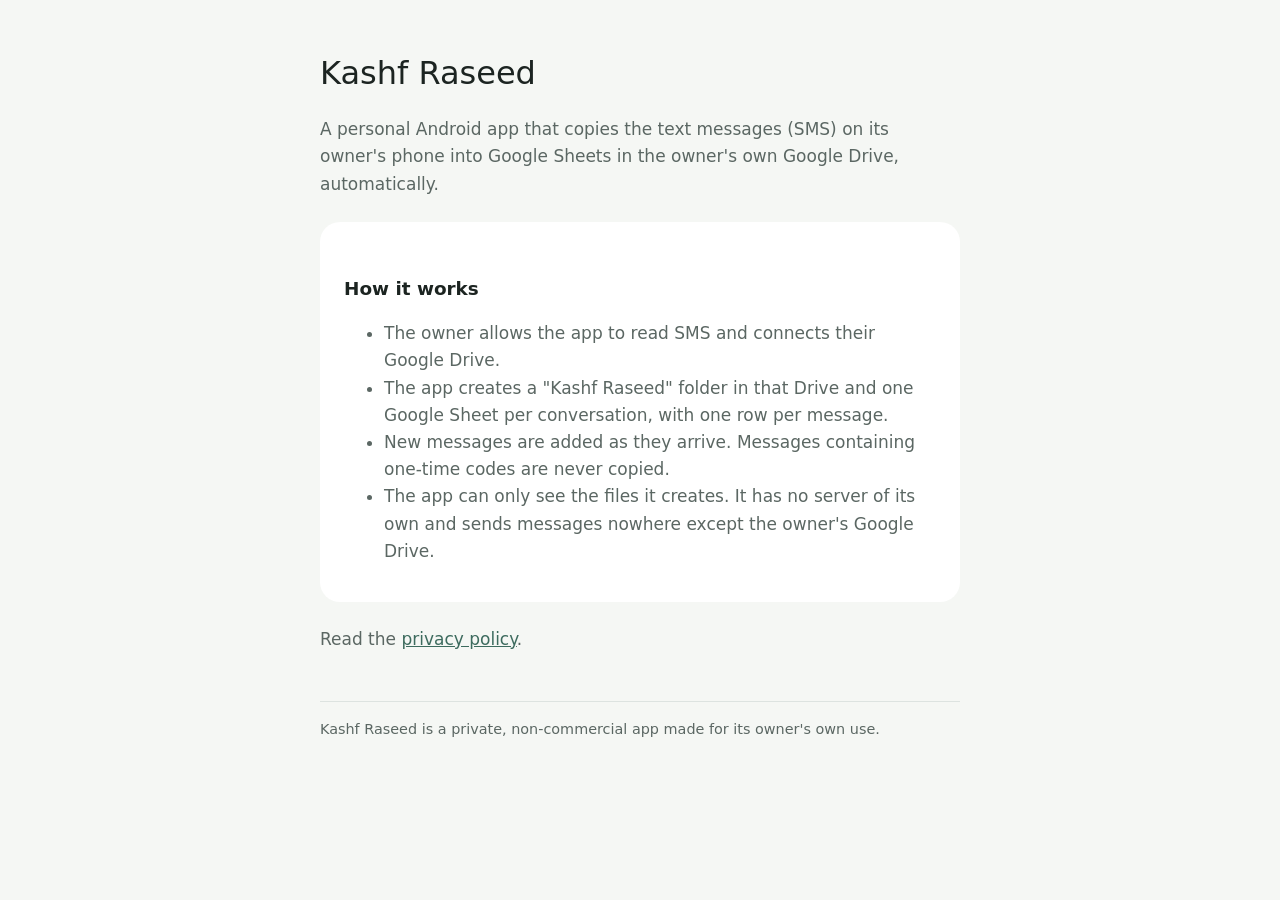
<file: index.html>
<!doctype html>
<html lang="en">
<head>
<meta charset="utf-8">
<meta name="viewport" content="width=device-width, initial-scale=1">
<title>Kashf Raseed</title>
<link rel="stylesheet" href="style.css">
</head>
<body>
<main>
<h1>Kashf Raseed</h1>
<p>A personal Android app that copies the text messages (SMS) on its owner's phone into Google Sheets in the owner's own Google Drive, automatically.</p>
<div class="card">
<h2>How it works</h2>
<ul>
<li>The owner allows the app to read SMS and connects their Google Drive.</li>
<li>The app creates a "Kashf Raseed" folder in that Drive and one Google Sheet per conversation, with one row per message.</li>
<li>New messages are added as they arrive. Messages containing one-time codes are never copied.</li>
<li>The app can only see the files it creates. It has no server of its own and sends messages nowhere except the owner's Google Drive.</li>
</ul>
</div>
<p>Read the <a href="privacy.html">privacy policy</a>.</p>
<footer>Kashf Raseed is a private, non-commercial app made for its owner's own use.</footer>
</main>
</body>
</html>
</file>
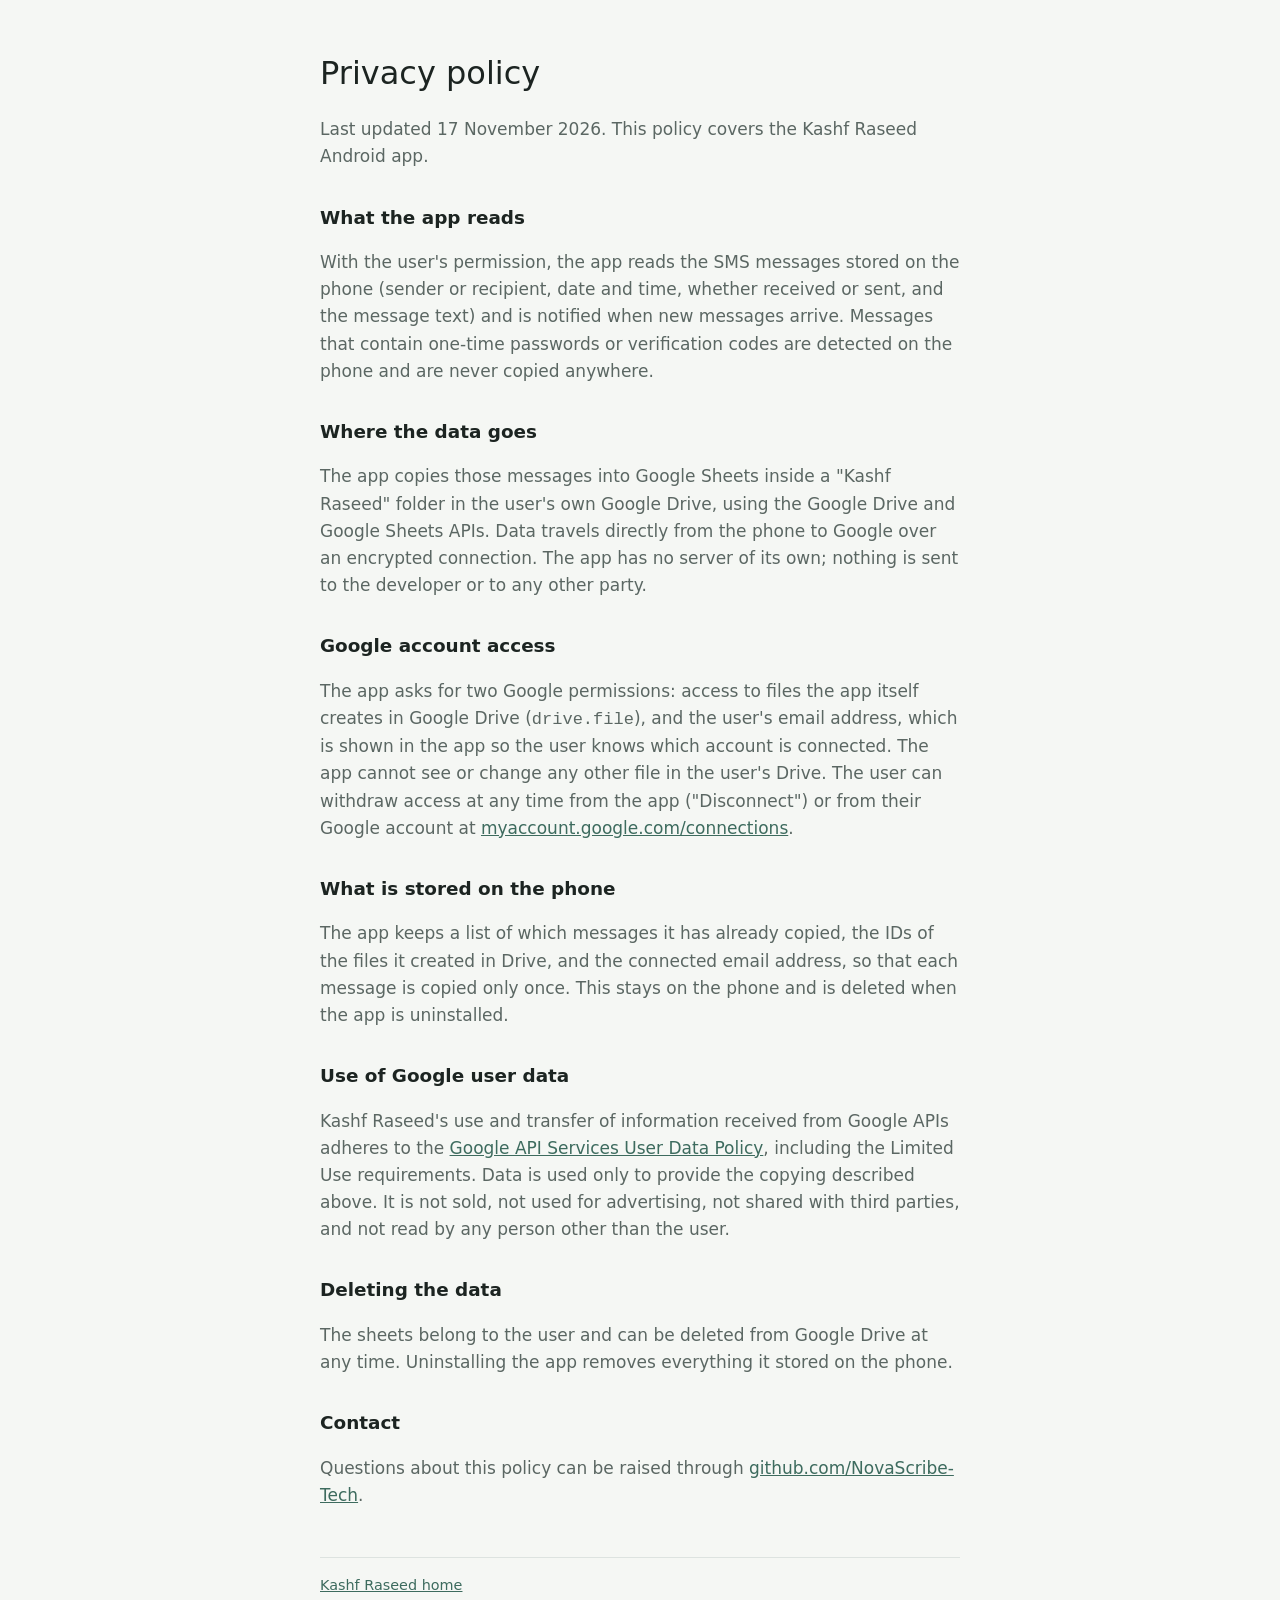
<file: privacy.html>
<!doctype html>
<html lang="en">
<head>
<meta charset="utf-8">
<meta name="viewport" content="width=device-width, initial-scale=1">
<title>Kashf Raseed privacy policy</title>
<link rel="stylesheet" href="style.css">
</head>
<body>
<main>
<h1>Privacy policy</h1>
<p>Last updated 17 November 2026. This policy covers the Kashf Raseed Android app.</p>

<h2>What the app reads</h2>
<p>With the user's permission, the app reads the SMS messages stored on the phone (sender or recipient, date and time, whether received or sent, and the message text) and is notified when new messages arrive. Messages that contain one-time passwords or verification codes are detected on the phone and are never copied anywhere.</p>

<h2>Where the data goes</h2>
<p>The app copies those messages into Google Sheets inside a "Kashf Raseed" folder in the user's own Google Drive, using the Google Drive and Google Sheets APIs. Data travels directly from the phone to Google over an encrypted connection. The app has no server of its own; nothing is sent to the developer or to any other party.</p>

<h2>Google account access</h2>
<p>The app asks for two Google permissions: access to files the app itself creates in Google Drive (<code>drive.file</code>), and the user's email address, which is shown in the app so the user knows which account is connected. The app cannot see or change any other file in the user's Drive. The user can withdraw access at any time from the app ("Disconnect") or from their Google account at <a href="https://myaccount.google.com/connections">myaccount.google.com/connections</a>.</p>

<h2>What is stored on the phone</h2>
<p>The app keeps a list of which messages it has already copied, the IDs of the files it created in Drive, and the connected email address, so that each message is copied only once. This stays on the phone and is deleted when the app is uninstalled.</p>

<h2>Use of Google user data</h2>
<p>Kashf Raseed's use and transfer of information received from Google APIs adheres to the <a href="https://developers.google.com/terms/api-services-user-data-policy">Google API Services User Data Policy</a>, including the Limited Use requirements. Data is used only to provide the copying described above. It is not sold, not used for advertising, not shared with third parties, and not read by any person other than the user.</p>

<h2>Deleting the data</h2>
<p>The sheets belong to the user and can be deleted from Google Drive at any time. Uninstalling the app removes everything it stored on the phone.</p>

<h2>Contact</h2>
<p>Questions about this policy can be raised through <a href="https://github.com/NovaScribe-Tech">github.com/NovaScribe-Tech</a>.</p>

<footer><a href="index.html">Kashf Raseed home</a></footer>
</main>
</body>
</html>
</file>
<file: style.css>
:root{--bg:#F5F7F4;--card:#FFFFFF;--text:#1C2421;--muted:#5B6763;--accent:#3D6B5E;--line:#DDE3E0}
@media (prefers-color-scheme:dark){:root{--bg:#121614;--card:#1B211F;--text:#E0E6E3;--muted:#A9B5B0;--accent:#9FD0BF;--line:#323B38}}
*{box-sizing:border-box}
body{margin:0;background:var(--bg);color:var(--text);font:17px/1.6 system-ui,-apple-system,"Segoe UI",Roboto,sans-serif}
main{max-width:680px;margin:0 auto;padding:48px 20px 64px}
h1{font-size:2rem;font-weight:500;margin:0 0 8px}
h2{font-size:1.15rem;font-weight:600;margin:32px 0 8px}
p,li{color:var(--muted)}
.card{background:var(--card);border-radius:20px;padding:20px 24px;margin:24px 0}
a{color:var(--accent)}
footer{margin-top:48px;font-size:.9rem;color:var(--muted);border-top:1px solid var(--line);padding-top:16px}
</file>
